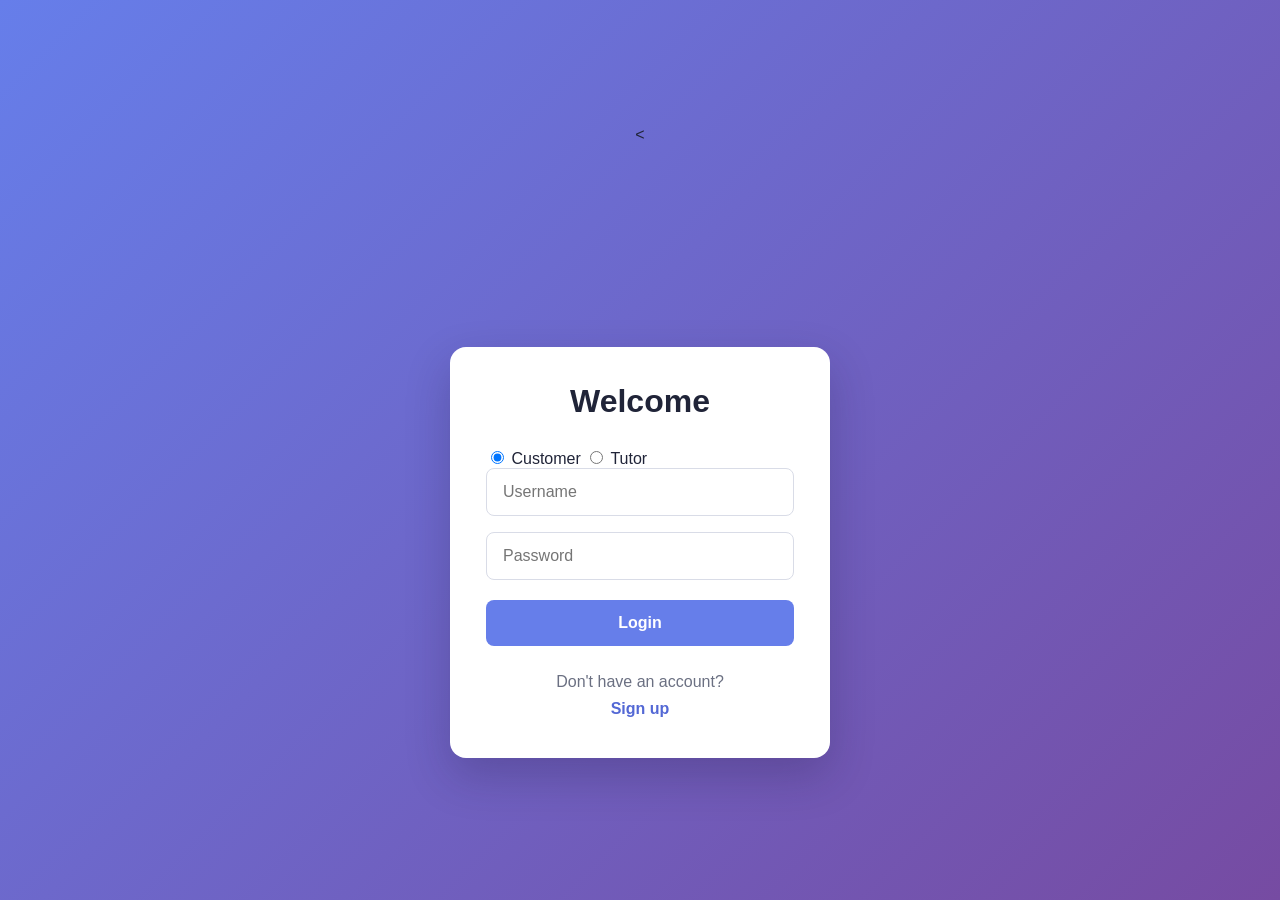
<file: index.html>
<<!DOCTYPE html>
<html>
<head>
    <title>Login - Tutor & Customer Portal</title>
    <link rel="stylesheet" href="main.css">
</head>
<body>
    <form id="loginForm">
        <h1>Welcome</h1>
        
        <!-- Role Selection -->
        <div class="role-selector">
            <label>
                <input type="radio" name="role" value="customer" checked>
                Customer
            </label>
            <label>
                <input type="radio" name="role" value="tutor">
                Tutor
            </label>
        </div>

        <div class="input-box">
            <input type="text" id="username" placeholder="Username" required>
        </div>
        
        <div class="input-box">
            <input type="password" id="password" placeholder="Password" required>
        </div>
        
        <input type="submit" value="Login">
        
        <div class="signup-text">
            Don't have an account? <br>
            <a href="#">Sign up</a>
        </div>
    </form>

    <!-- Simple script to handle the redirect -->
    <script>
        document.getElementById('loginForm').addEventListener('submit', function(event) {
            event.preventDefault(); // Prevents the page from refreshing
            let role = document.querySelector('input[name="role"]:checked').value;
            
            // Redirect based on role
            if (role === 'tutor') {
                window.location.href = 'tutor.html';
            } else {
                window.location.href = 'customer.html';
            }
        });
    </script>
</body>
</html>
</file>
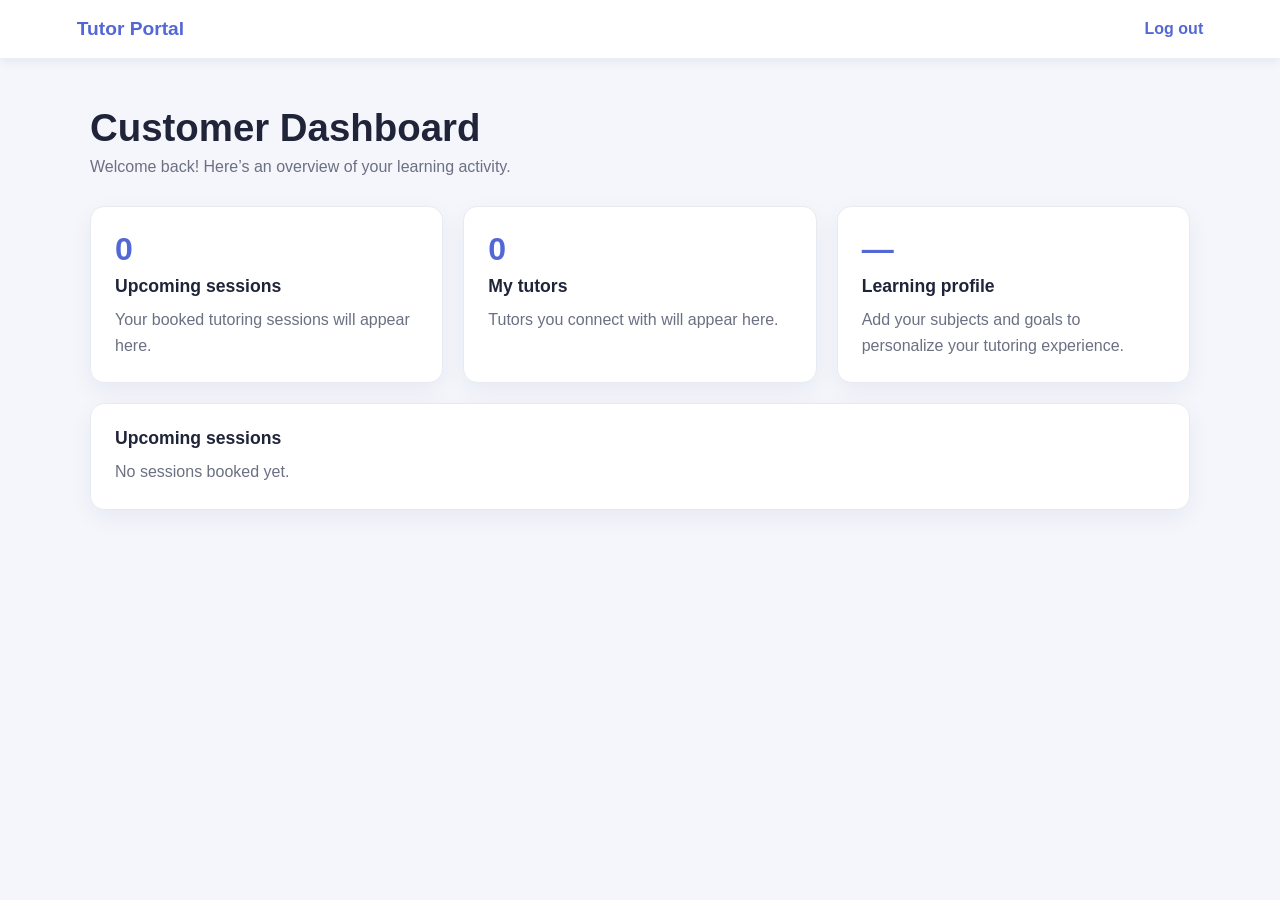
<file: customer.html>
<!DOCTYPE html>
<html lang="en">
<head>
    <meta charset="UTF-8">
    <meta name="viewport" content="width=device-width, initial-scale=1.0">
    <title>Customer Dashboard</title>
    <link rel="stylesheet" href="main.css">
    <style>
        body {
            display: block;
            min-height: 100vh;
            padding: 0;
            background: #f4f6fc;
        }

        .topbar {
            display: flex;
            align-items: center;
            justify-content: space-between;
            gap: 16px;
            padding: 18px clamp(20px, 6vw, 80px);
            background: #fff;
            box-shadow: 0 2px 12px rgb(28 20 58 / 8%);
        }

        .brand,
        .topbar a:last-child {
            color: #5368d5;
            font-weight: 700;
            text-decoration: none;
        }

        .brand {
            font-size: 1.2rem;
        }

        main {
            width: min(100% - 40px, 1100px);
            margin: 0 auto;
            padding: 48px 0;
        }

        .welcome {
            margin-bottom: 30px;
        }

        .welcome h1 {
            margin: 0 0 8px;
            text-align: left;
            font-size: clamp(1.8rem, 4vw, 2.4rem);
        }

        .welcome p,
        .card p {
            color: #6b7082;
        }

        .welcome p {
            margin: 0;
        }

        .dashboard-grid {
            display: grid;
            grid-template-columns: repeat(3, minmax(0, 1fr));
            gap: 20px;
        }

        .card {
            padding: 24px;
            border: 1px solid #e8eaf2;
            border-radius: 14px;
            background: #fff;
            box-shadow: 0 8px 24px rgb(28 20 58 / 5%);
        }

        .card h2 {
            margin: 0 0 10px;
            font-size: 1.1rem;
        }

        .card p {
            margin: 0;
            line-height: 1.6;
        }

        .stat {
            display: block;
            margin-bottom: 8px;
            color: #5368d5;
            font-size: 2rem;
            font-weight: 700;
        }

        .sessions {
            grid-column: 1 / -1;
        }

        @media (max-width: 700px) {
            .dashboard-grid {
                grid-template-columns: 1fr;
            }

            .sessions {
                grid-column: auto;
            }
        }
    </style>
</head>
<body>
    <header class="topbar">
        <a class="brand" href="index.html">Tutor Portal</a>
        <a href="index.html">Log out</a>
    </header>

    <main>
        <section class="welcome" aria-labelledby="welcome-title">
            <h1 id="welcome-title">Customer Dashboard</h1>
            <p>Welcome back! Here’s an overview of your learning activity.</p>
        </section>

        <section class="dashboard-grid" aria-label="Dashboard overview">
            <article class="card">
                <span class="stat">0</span>
                <h2>Upcoming sessions</h2>
                <p>Your booked tutoring sessions will appear here.</p>
            </article>
            <article class="card">
                <span class="stat">0</span>
                <h2>My tutors</h2>
                <p>Tutors you connect with will appear here.</p>
            </article>
            <article class="card">
                <span class="stat">—</span>
                <h2>Learning profile</h2>
                <p>Add your subjects and goals to personalize your tutoring experience.</p>
            </article>
            <article class="card sessions">
                <h2>Upcoming sessions</h2>
                <p>No sessions booked yet.</p>
            </article>
        </section>
    </main>
</body>
</html>
</file>
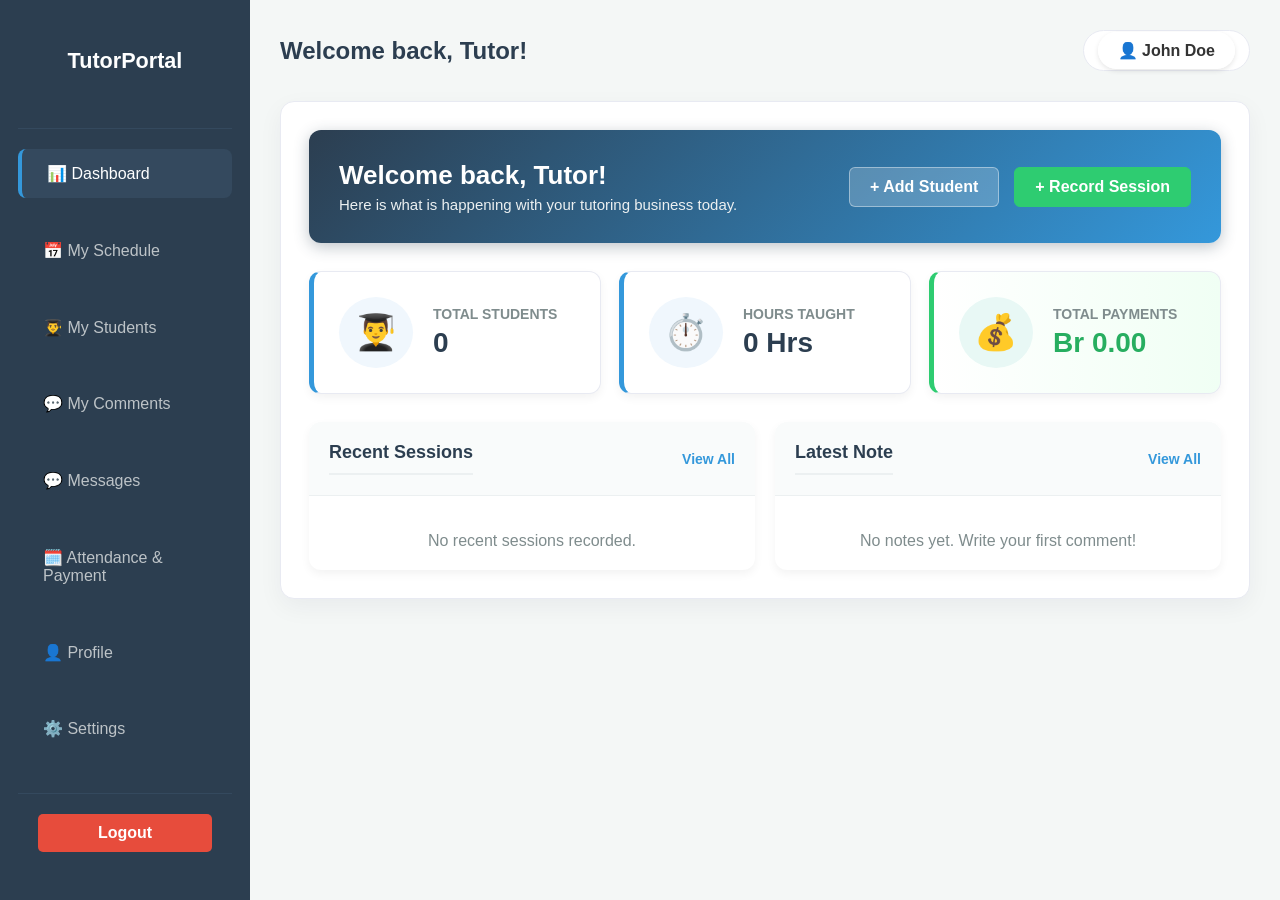
<file: tutor.html>
<!DOCTYPE html>
<html lang="en">
<head>
    <meta charset="UTF-8">
    <meta name="viewport" content="width=device-width, initial-scale=1.0">
    <title>Tutor Dashboard | Portal</title>
    <link rel="stylesheet" href="main.css">
</head>
<body class="dashboard-body">
    <aside class="sidebar">
        <div class="sidebar-header">
            <h2>TutorPortal</h2>
        </div>
        <ul class="nav-links">
            <li class="active"><a href="#dashboard">📊 Dashboard</a></li>
            <li><a href="#schedule">📅 My Schedule</a></li>
            <li><a href="#students">👨‍🎓 My Students</a></li>
            <li><a href="#comments">💬 My Comments</a></li>
            <li><a href="#messages">💬 Messages</a></li>
            <li><a href="#earnings">🗓️ Attendance &amp; Payment</a></li>
            <li><a href="#profile">👤 Profile</a></li>
            <li><a href="#settings">⚙️ Settings</a></li>
        </ul>
        <div class="sidebar-footer">
            <a href="index.html" class="logout-btn">Logout</a>
        </div>
    </aside>

    <main class="main-content">
        <header class="top-bar">
            <h1>Welcome back, Tutor!</h1>
            <div class="user-profile">
                <span>👤 John Doe</span>
            </div>
        </header>

        <section class="content-section tutor-dashboard" id="dashboard">
            <div class="welcome-banner">
                <div>
                    <h1 id="dashWelcomeName">Welcome back, Tutor!</h1>
                    <p>Here is what is happening with your tutoring business today.</p>
                </div>
                <div class="quick-actions">
                    <button class="action-btn" id="dashboardAddStudent" type="button">+ Add Student</button>
                    <button class="action-btn primary" id="dashboardRecordSession" type="button">+ Record Session</button>
                </div>
            </div>

            <div class="stats-grid dashboard-stats" aria-label="Tutor statistics">
                <div class="stat-card">
                    <div class="stat-icon" aria-hidden="true">👨‍🎓</div>
                    <div><h3>Total Students</h3><p class="stat-number" id="dashTotalStudents">0</p></div>
                </div>
                <div class="stat-card">
                    <div class="stat-icon" aria-hidden="true">⏱️</div>
                    <div><h3>Hours Taught</h3><p class="stat-number" id="dashTotalHours">0 Hrs</p></div>
                </div>
                <div class="stat-card highlight-card">
                    <div class="stat-icon" aria-hidden="true">💰</div>
                    <div><h3>Total Payments</h3><p class="stat-number" id="dashTotalEarnings">Br 0.00</p></div>
                </div>
            </div>

            <div class="dashboard-grid">
                <section class="dashboard-panel">
                    <div class="panel-header">
                        <h2>Recent Sessions</h2>
                        <a href="#earnings" data-dashboard-view="earnings">View All</a>
                    </div>
                    <div class="panel-content" id="dashRecentSessions" aria-live="polite">
                        <p class="dashboard-empty">No recent sessions recorded.</p>
                    </div>
                </section>
                <section class="dashboard-panel">
                    <div class="panel-header">
                        <h2>Latest Note</h2>
                        <a href="#comments" data-dashboard-view="comments">View All</a>
                    </div>
                    <div class="panel-content" id="dashLatestComment" aria-live="polite">
                        <p class="dashboard-empty">No notes yet. Write your first comment!</p>
                    </div>
                </section>
            </div>
        </section>

        <section class="content-section" id="schedule" hidden>
            <h2>Today's Schedule</h2>
            <form class="add-class-form" id="addClassForm">
                <input type="text" id="className" placeholder="Subject (e.g., Math)" aria-label="Subject" required>
                <input type="text" id="classStudentName" placeholder="Student Name" aria-label="Student name" required>
                <input type="time" id="classTime" aria-label="Class time" required>
                <input type="month" id="classMonth" aria-label="Class month" required>
                <button type="submit">Add Class</button>
            </form>
            <div class="schedule-list" id="scheduleList">
                <div class="schedule-item">
                    <div class="time">10:00 AM</div>
                    <div class="details">
                        <h4>Mathematics - Algebra</h4>
                        <p>Student: Alice Johnson</p>
                    </div>
                    <button class="join-btn" type="button">Added</button>
                </div>
                <div class="schedule-item">
                    <div class="time">02:00 PM</div>
                    <div class="details">
                        <h4>Physics - Mechanics</h4>
                        <p>Student: Bob Smith</p>
                    </div>
                    <button class="join-btn" type="button">Added</button>
                </div>
                <div class="schedule-item">
                    <div class="time">04:30 PM</div>
                    <div class="details">
                        <h4>Chemistry - Organic</h4>
                        <p>Student: Charlie Brown</p>
                    </div>
                    <button class="join-btn" type="button">Added</button>
                </div>
            </div>
        </section>

        <section class="content-section" id="students" hidden>
            <div class="section-header">
                <h2>My Students</h2>
                <button class="add-btn" id="openStudentForm" type="button">+ Add New Student</button>
            </div>

            <form id="studentForm" class="student-form" hidden>
                <input type="text" id="studentName" placeholder="Student Name" aria-label="Student name" required>
                <input type="text" id="studentSubject" placeholder="Subject (e.g., Math)" aria-label="Subject" required>
                <input type="text" id="studentGradeLevel" placeholder="Grade Level" aria-label="Grade level" required>
                <div class="student-form-actions">
                    <button type="submit" class="save-btn">Save</button>
                    <button type="button" class="cancel-btn" id="cancelStudentForm">Cancel</button>
                </div>
            </form>

            <div class="search-container">
                <input type="search" id="studentSearch" placeholder="🔍 Search students by name or subject..." aria-label="Search students by name or subject">
            </div>
            <div class="students-grid" id="studentsGrid" aria-live="polite"></div>
        </section>
        <section class="content-section" id="comments" hidden>
            <div class="section-header">
                <h2>Tutoring Feedback &amp; Notes</h2>
            </div>
            <form class="comment-form-container" id="commentForm">
                <label class="visually-hidden" for="commentText">Your feedback or notes</label>
                <textarea id="commentText" placeholder="Write feedback, notes, or reflections about your tutoring sessions..." rows="4" required></textarea>
                <button type="submit" class="post-btn">Post Comment</button>
            </form>
            <div class="comments-list" id="commentsList" aria-live="polite"></div>
        </section>
        <section class="content-section" id="messages" hidden>
            <h2>Messages</h2>
            <p>Your messages will appear here.</p>
        </section>
        <section class="content-section" id="earnings" hidden>
            <div class="section-header">
                <h2>Attendance &amp; Payment</h2>
            </div>

            <div class="stats-grid earnings-stats" aria-live="polite">
                <div class="stat-card earnings-total-card">
                    <h3>Total Payments</h3>
                    <p class="stat-number" id="totalEarningsDisplay">Br 0.00</p>
                </div>
                <div class="stat-card earnings-hours-card">
                    <h3>Total Working Hours</h3>
                    <p class="stat-number" id="totalHoursDisplay">0 Hrs</p>
                </div>
            </div>

            <form class="payment-form-container" id="completedSessionForm">
                <h3>Record Attendance &amp; Payment</h3>
                <div class="form-row session-form-row">
                    <input type="text" id="payCustomerName" placeholder="Customer Name" aria-label="Customer name" required>
                    <input type="tel" id="payCustomerPhone" placeholder="Customer Phone" aria-label="Customer phone">
                    <input type="text" id="payGrade" placeholder="Grade (e.g., Grade 10)" aria-label="Grade">
                    <input type="month" id="payMonth" aria-label="Session month" required>
                    <input type="number" id="payHours" placeholder="Hours (e.g., 2.5)" aria-label="Hours" min="0.01" step="0.5" required>
                    <input type="text" id="payLocation" placeholder="Tutoring Location" aria-label="Tutoring location">
                    <input type="number" id="payAmount" placeholder="Amount (in Birr)" aria-label="Amount in Birr" min="0.01" step="0.01" required>
                    <input type="tel" id="payTutorPhone" placeholder="Your Phone (Tutor)" aria-label="Tutor phone">
                    <input type="text" id="payTutorAccount" placeholder="Your CBE Account Number" aria-label="Tutor CBE account">
                    <button type="submit" class="save-btn">Add Record</button>
                </div>
            </form>

            <div class="payment-history">
                <h3>Attendance &amp; Payment History</h3>
                <div class="earnings-table-wrap">
                    <table class="earnings-table">
                        <thead>
                            <tr>
                                <th>Month</th>
                                <th>Customer Info</th>
                                <th>Grade</th>
                                <th>Location</th>
                                <th>Hours</th>
                                <th>Amount</th>
                                <th>Tutor Details (Paid To)</th>
                                <th>Action</th>
                            </tr>
                        </thead>
                        <tbody id="earningsList"></tbody>
                    </table>
                </div>
            </div>
        </section>
        <section class="content-section" id="profile" hidden>
            <div class="section-header">
                <h2>Tutor Profile &amp; Payment Details</h2>
            </div>
            <form class="profile-card" id="profileForm">
                <h3>Personal Information</h3>
                <div class="form-row profile-form-row">
                    <input type="text" id="profName" placeholder="Full Name" aria-label="Full name" required>
                    <input type="tel" id="profPhone" placeholder="Phone (e.g., 0911223344 or +251911223344)" aria-label="Phone number">
                </div>
                <h3>Payment Information</h3>
                <div class="form-row profile-form-row">
                    <input type="text" id="profCbeAccount" placeholder="CBE Account Number (1000...)" aria-label="CBE account number">
                    <input type="text" id="profCbeName" placeholder="Account Holder Name" aria-label="Account holder name">
                </div>
                <button type="submit" class="save-btn profile-save-btn">Save Profile Details</button>
                <p id="profileSaveMsg" role="status" hidden>✅ Profile saved successfully!</p>
            </form>
        </section>
        <section class="content-section" id="settings" hidden>
            <h2>Settings</h2>
            <p>Your account settings will appear here.</p>
        </section>
    </main>

    <script>
        const classesStorageKey = 'myClasses';
        const scheduleList = document.getElementById('scheduleList');

        function getSavedClasses() {
            try {
                const savedClasses = JSON.parse(localStorage.getItem(classesStorageKey) || '[]');
                return Array.isArray(savedClasses) ? savedClasses : [];
            } catch {
                return [];
            }
        }

        function formatClassTime(timeValue, monthValue) {
            const [hours, minutes] = timeValue.split(':').map(Number);
            if (!Number.isInteger(hours) || !Number.isInteger(minutes)) return '';

            const period = hours >= 12 ? 'PM' : 'AM';
            const displayHour = hours % 12 || 12;
            const monthMatch = typeof monthValue === 'string' && monthValue.match(/^(\d{4})-(0[1-9]|1[0-2])$/);
            const monthLabel = monthMatch
                ? new Date(Number(monthMatch[1]), Number(monthMatch[2]) - 1).toLocaleDateString(undefined, { month: 'long', year: 'numeric' })
                : '';

            return `${displayHour}:${String(minutes).padStart(2, '0')} ${period}${monthLabel ? ` · ${monthLabel}` : ''}`;
        }

        function displayClasses() {
            getSavedClasses().forEach((savedClass) => {
                if (!savedClass || typeof savedClass.subject !== 'string' ||
                    typeof savedClass.student !== 'string' || typeof savedClass.time !== 'string') return;

                const formattedTime = formatClassTime(savedClass.time, savedClass.month);
                if (!formattedTime) return;

                const item = document.createElement('div');
                item.className = 'schedule-item';

                const time = document.createElement('div');
                time.className = 'time';
                time.textContent = formattedTime;

                const details = document.createElement('div');
                details.className = 'details';
                const title = document.createElement('h4');
                title.textContent = savedClass.subject;
                const studentInfo = document.createElement('p');
                studentInfo.textContent = `Student: ${savedClass.student}`;
                details.append(title, studentInfo);

                const joinButton = document.createElement('button');
                joinButton.className = 'join-btn';
                joinButton.type = 'button';
                joinButton.textContent = 'Added';

                item.append(time, details, joinButton);
                scheduleList.append(item);
            });
        }

        displayClasses();

        document.getElementById('addClassForm').addEventListener('submit', (event) => {
            event.preventDefault();

            const subject = document.getElementById('className').value.trim();
            const student = document.getElementById('classStudentName').value.trim();
            const time = document.getElementById('classTime').value;
            const month = document.getElementById('classMonth').value;
            if (!subject || !student || !time || !month) return;

            const savedClasses = getSavedClasses();
            savedClasses.push({ subject, student, time, month });
            localStorage.setItem(classesStorageKey, JSON.stringify(savedClasses));
            const item = document.createElement('div');
            item.className = 'schedule-item';
            const timeElement = document.createElement('div');
            timeElement.className = 'time';
            timeElement.textContent = formatClassTime(time, month);
            const details = document.createElement('div');
            details.className = 'details';
            const title = document.createElement('h4');
            title.textContent = subject;
            const studentInfo = document.createElement('p');
            studentInfo.textContent = `Student: ${student}`;
            details.append(title, studentInfo);
            const joinButton = document.createElement('button');
            joinButton.className = 'join-btn';
            joinButton.type = 'button';
            joinButton.textContent = 'Added';
            item.append(timeElement, details, joinButton);
            scheduleList.append(item);
            event.currentTarget.reset();
        });

        const studentsStorageKey = 'myStudents';
        const studentForm = document.getElementById('studentForm');
        const studentsGrid = document.getElementById('studentsGrid');
        const studentSearch = document.getElementById('studentSearch');

        function getSavedStudents() {
            try {
                const students = JSON.parse(localStorage.getItem(studentsStorageKey) || '[]');
                return Array.isArray(students) ? students.filter((student) =>
                    student && typeof student.name === 'string' &&
                    typeof student.subject === 'string' &&
                    (typeof student.gradeLevel === 'string' || typeof student.email === 'string')
                ) : [];
            } catch {
                return [];
            }
        }

        function displayStudents() {
            const query = studentSearch.value.trim().toLowerCase();
            const students = getSavedStudents().filter((student) =>
                `${student.name} ${student.subject}`.toLowerCase().includes(query)
            );
            studentsGrid.replaceChildren();

            if (students.length === 0) {
                const message = document.createElement('p');
                message.className = 'students-empty';
                message.textContent = query ? 'No students match your search.' : 'No students added yet.';
                studentsGrid.append(message);
                return;
            }

            students.forEach((student) => {
                const card = document.createElement('article');
                card.className = 'student-card';
                const name = document.createElement('h3');
                name.textContent = student.name;
                const subject = document.createElement('p');
                subject.textContent = `Subject: ${student.subject}`;
                const gradeLevel = document.createElement('p');
                gradeLevel.textContent = `Grade level: ${student.gradeLevel || 'Not specified'}`;
                card.append(name, subject, gradeLevel);
                studentsGrid.append(card);
            });
        }

        document.getElementById('openStudentForm').addEventListener('click', () => {
            studentForm.hidden = false;
            document.getElementById('studentName').focus();
        });

        document.getElementById('cancelStudentForm').addEventListener('click', () => {
            studentForm.reset();
            studentForm.hidden = true;
        });

        studentForm.addEventListener('submit', (event) => {
            event.preventDefault();
            const student = {
                name: document.getElementById('studentName').value.trim(),
                subject: document.getElementById('studentSubject').value.trim(),
                gradeLevel: document.getElementById('studentGradeLevel').value.trim()
            };
            if (!student.name || !student.subject || !student.gradeLevel) return;

            const savedStudents = getSavedStudents();
            savedStudents.push(student);
            try {
                localStorage.setItem(studentsStorageKey, JSON.stringify(savedStudents));
            } catch {
                return;
            }
            studentForm.reset();
            studentForm.hidden = true;
            displayStudents();
            refreshDashboard();
        });

        studentSearch.addEventListener('input', displayStudents);
        displayStudents();

        const commentsStorageKey = 'tutorComments';
        const commentForm = document.getElementById('commentForm');
        const commentText = document.getElementById('commentText');
        const commentsList = document.getElementById('commentsList');

        function getSavedComments() {
            try {
                const savedComments = JSON.parse(localStorage.getItem(commentsStorageKey) || '[]');
                const comments = Array.isArray(savedComments) ? savedComments.filter((comment) =>
                    comment && typeof comment.text === 'string'
                ) : [];
                let assignedIds = false;
                comments.forEach((comment) => {
                    if (comment.id === undefined || comment.id === null) {
                        comment.id = `${Date.now()}-${Math.random().toString(36).slice(2)}`;
                        assignedIds = true;
                    }
                });
                if (assignedIds) localStorage.setItem(commentsStorageKey, JSON.stringify(comments));
                return comments;
            } catch {
                return [];
            }
        }

        function displayComments() {
            const comments = getSavedComments();
            commentsList.replaceChildren();

            if (comments.length === 0) {
                const emptyMessage = document.createElement('p');
                emptyMessage.className = 'comments-empty';
                emptyMessage.textContent = 'No comments posted yet.';
                commentsList.append(emptyMessage);
                return;
            }

            comments.slice().reverse().forEach((comment) => {
                const article = document.createElement('article');
                article.className = 'comment-card';

                const header = document.createElement('div');
                header.className = 'comment-header';
                const author = document.createElement('div');
                author.className = 'comment-author';
                author.textContent = `👤 ${typeof comment.author === 'string' ? comment.author : 'John Doe (Tutor)'}`;
                const date = document.createElement('time');
                date.className = 'comment-date';
                if (typeof comment.date === 'string' && !Number.isNaN(Date.parse(comment.date))) {
                    date.dateTime = comment.date;
                    date.textContent = new Date(comment.date).toLocaleString();
                } else {
                    date.textContent = 'Date unavailable';
                }
                header.append(author, date);

                const text = document.createElement('p');
                text.className = 'comment-text';
                text.textContent = comment.text;
                article.append(header, text);

                if (comment.id !== undefined) {
                    const deleteButton = document.createElement('button');
                    deleteButton.className = 'delete-comment';
                    deleteButton.type = 'button';
                    deleteButton.textContent = 'Delete';
                    deleteButton.addEventListener('click', () => deleteComment(comment.id));
                    article.append(deleteButton);
                }

                commentsList.append(article);
            });
        }

        function deleteComment(id) {
            if (!window.confirm('Delete this comment permanently?')) return;

            const comments = getSavedComments().filter((comment) => comment.id !== id);
            try {
                localStorage.setItem(commentsStorageKey, JSON.stringify(comments));
                displayComments();
            } catch {
                // Keep the current list if browser storage is unavailable.
            }
        }

        commentForm.addEventListener('submit', (event) => {
            event.preventDefault();
            const text = commentText.value.trim();
            if (!text) return;

            const comments = getSavedComments();
            comments.push({
                id: `${Date.now()}-${Math.random().toString(36).slice(2)}`,
                author: 'John Doe (Tutor)',
                date: new Date().toISOString(),
                text
            });
            try {
                localStorage.setItem(commentsStorageKey, JSON.stringify(comments));
            } catch {
                return;
            }

            commentForm.reset();
            displayComments();
            refreshDashboard();
        });

        displayComments();

        const paymentsStorageKey = 'tutorEarnings';
        const previousPaymentsStorageKey = 'tutorPayments';
        const completedSessionForm = document.getElementById('completedSessionForm');
        const earningsList = document.getElementById('earningsList');
        const totalEarningsDisplay = document.getElementById('totalEarningsDisplay');
        const totalHoursDisplay = document.getElementById('totalHoursDisplay');
        const payMonthInput = document.getElementById('payMonth');
        payMonthInput.value = new Date().toISOString().slice(0, 7);

        function autoFillTutorDetails() {
            try {
                const profile = JSON.parse(localStorage.getItem('tutorProfile') || '{}');
                document.getElementById('payTutorPhone').value = profile.profPhone || profile.phone || '';
                document.getElementById('payTutorAccount').value = profile.profCbeAccount || profile.cbeAccount || '';
            } catch {
                // Keep the existing form values if saved profile data is unavailable.
            }
        }

        function getSavedPayments() {
            try {
                const currentSaved = localStorage.getItem(paymentsStorageKey);
                const previousSaved = localStorage.getItem(previousPaymentsStorageKey);
                const usingPreviousStorage = currentSaved === null && previousSaved !== null;
                const saved = JSON.parse(currentSaved ?? previousSaved ?? '[]');
                if (!Array.isArray(saved)) return [];
                let needsSave = usingPreviousStorage;
                const payments = saved.filter((payment) => payment &&
                    typeof (payment.customer ?? payment.student) === 'string' &&
                    Number.isFinite(Number(payment.amount)) && Number(payment.amount) > 0
                ).map((payment) => {
                    const normalized = {
                        id: payment.id ?? `${Date.now()}-${Math.random().toString(36).slice(2)}`,
                        customer: payment.customer ?? payment.student,
                        customerPhone: typeof payment.customerPhone === 'string' ? payment.customerPhone : '',
                        grade: typeof payment.grade === 'string' ? payment.grade : '—',
                        month: typeof payment.month === 'string' ? payment.month :
                            (typeof payment.date === 'string' ? payment.date.slice(0, 7) : ''),
                        hours: Number.isFinite(Number(payment.hours)) && Number(payment.hours) > 0 ? Number(payment.hours) : 0,
                        location: typeof payment.location === 'string' ? payment.location : '',
                        amount: Number(payment.amount),
                        tutorPhone: typeof payment.tutorPhone === 'string' ? payment.tutorPhone : '',
                        tutorAccount: typeof payment.tutorAccount === 'string' ? payment.tutorAccount : ''
                    };
                    if (payment.id === undefined || payment.customer === undefined || payment.month === undefined || payment.hours === undefined ||
                        payment.customerPhone === undefined || payment.location === undefined || payment.tutorPhone === undefined || payment.tutorAccount === undefined) {
                        needsSave = true;
                    }
                    return normalized;
                });
                if (needsSave) localStorage.setItem(paymentsStorageKey, JSON.stringify(payments));
                return payments;
            } catch {
                return [];
            }
        }

        function formatBirr(amount) {
            return `Br ${Number(amount).toFixed(2)}`;
        }

        function formatPaymentMonth(month) {
            const match = typeof month === 'string' && month.match(/^([0-9]{4})-(0[1-9]|1[0-2])$/);
            return match ? new Date(Number(match[1]), Number(match[2]) - 1).toLocaleDateString(undefined, { month: 'long', year: 'numeric' }) : '—';
        }

        function displayPayments() {
            const payments = getSavedPayments();
            totalEarningsDisplay.textContent = formatBirr(payments.reduce((sum, payment) => sum + payment.amount, 0));
            totalHoursDisplay.textContent = `${payments.reduce((sum, payment) => sum + payment.hours, 0)} Hrs`;
            earningsList.replaceChildren();

            if (payments.length === 0) {
                const row = document.createElement('tr');
                const emptyCell = document.createElement('td');
                emptyCell.colSpan = 8;
                emptyCell.className = 'payments-empty';
                emptyCell.textContent = 'No sessions recorded yet.';
                row.append(emptyCell);
                earningsList.append(row);
                return;
            }

            payments.slice().reverse().forEach((payment) => {
                const row = document.createElement('tr');
                const customerInfo = payment.customerPhone
                    ? `${payment.customer} · ${payment.customerPhone}`
                    : payment.customer;
                const tutorInfo = [payment.tutorPhone, payment.tutorAccount].filter(Boolean).join(' · ') || '—';
                [formatPaymentMonth(payment.month), customerInfo, payment.grade, payment.location || '—',
                    `${payment.hours} Hrs`, formatBirr(payment.amount), tutorInfo].forEach((value) => {
                    const cell = document.createElement('td');
                    cell.textContent = value;
                    row.append(cell);
                });
                const actionCell = document.createElement('td');
                const deleteButton = document.createElement('button');
                deleteButton.type = 'button';
                deleteButton.className = 'delete-payment';
                deleteButton.textContent = 'Delete';
                deleteButton.addEventListener('click', () => {
                    try {
                        const updatedPayments = getSavedPayments().filter((savedPayment) => savedPayment.id !== payment.id);
                        localStorage.setItem(paymentsStorageKey, JSON.stringify(updatedPayments));
                        displayPayments();
                        refreshDashboard();
                    } catch {
                        // Keep the current list if browser storage is unavailable.
                    }
                });
                actionCell.append(deleteButton);
                row.append(actionCell);
                earningsList.append(row);
            });
        }

        completedSessionForm.addEventListener('submit', (event) => {
            event.preventDefault();
            const customer = document.getElementById('payCustomerName').value.trim();
            const customerPhone = document.getElementById('payCustomerPhone').value.trim();
            const grade = document.getElementById('payGrade').value.trim();
            const month = payMonthInput.value;
            const hours = Number(document.getElementById('payHours').value);
            const location = document.getElementById('payLocation').value.trim();
            const amount = Number(document.getElementById('payAmount').value);
            const tutorPhone = document.getElementById('payTutorPhone').value.trim();
            const tutorAccount = document.getElementById('payTutorAccount').value.trim();
            if (!customer || !month || !Number.isFinite(hours) || hours <= 0 || !Number.isFinite(amount) || amount <= 0) return;

            const payments = getSavedPayments();
            payments.push({
                id: `${Date.now()}-${Math.random().toString(36).slice(2)}`,
                customer, customerPhone, grade, month, hours, location, amount, tutorPhone, tutorAccount
            });
            try {
                localStorage.setItem(paymentsStorageKey, JSON.stringify(payments));
            } catch {
                return;
            }
            completedSessionForm.reset();
            payMonthInput.value = new Date().toISOString().slice(0, 7);
            autoFillTutorDetails();
            displayPayments();
            refreshDashboard();
        });

        displayPayments();

        const profileStorageKey = 'tutorProfile';
        const profileForm = document.getElementById('profileForm');
        const profileSaveMsg = document.getElementById('profileSaveMsg');
        const profileFields = ['profName', 'profPhone', 'profCbeAccount', 'profCbeName'];

        try {
            const savedProfile = JSON.parse(localStorage.getItem(profileStorageKey) || '{}');
            profileFields.forEach((id) => {
                if (typeof savedProfile[id] === 'string') document.getElementById(id).value = savedProfile[id];
            });
        } catch {
            // Start with an empty profile if saved data is unavailable.
        }

        profileForm.addEventListener('input', () => {
            profileSaveMsg.hidden = true;
        });

        profileForm.addEventListener('submit', (event) => {
            event.preventDefault();
            const profile = {};
            profileFields.forEach((id) => {
                profile[id] = document.getElementById(id).value.trim();
            });
            try {
                localStorage.setItem(profileStorageKey, JSON.stringify(profile));
                autoFillTutorDetails();
                profileSaveMsg.hidden = false;
                refreshDashboard();
            } catch {
                profileSaveMsg.hidden = true;
            }
        });

        const navItems = document.querySelectorAll('.nav-links li');
        const views = document.querySelectorAll('.main-content > section[id]');

        function showSection(targetId) {
            const targetView = document.getElementById(targetId);
            if (!targetView || !targetView.matches('.main-content > section[id]')) return;

            views.forEach((view) => {
                view.hidden = view !== targetView;
            });
            navItems.forEach((item) => {
                item.classList.toggle('active', item.querySelector('a').getAttribute('href') === `#${targetId}`);
            });
            if (targetId === 'earnings') autoFillTutorDetails();
        }

        function refreshDashboard() {
            const savedStudents = getSavedStudents();
            const payments = getSavedPayments();
            const comments = getSavedComments();
            const profile = (() => {
                try {
                    return JSON.parse(localStorage.getItem(profileStorageKey) || '{}');
                } catch {
                    return {};
                }
            })();

            document.getElementById('dashWelcomeName').textContent = profile.profName
                ? `Welcome back, ${profile.profName}!`
                : 'Welcome back, Tutor!';
            document.getElementById('dashTotalStudents').textContent = savedStudents.length;
            document.getElementById('dashTotalHours').textContent = `${payments.reduce((sum, payment) => sum + payment.hours, 0)} Hrs`;
            document.getElementById('dashTotalEarnings').textContent = formatBirr(
                payments.reduce((sum, payment) => sum + payment.amount, 0)
            );

            const recentSessions = document.getElementById('dashRecentSessions');
            recentSessions.replaceChildren();
            const latestPayments = payments.slice().reverse().slice(0, 3);
            if (latestPayments.length === 0) {
                const empty = document.createElement('p');
                empty.className = 'dashboard-empty';
                empty.textContent = 'No recent sessions recorded.';
                recentSessions.append(empty);
            } else {
                latestPayments.forEach((payment) => {
                    const item = document.createElement('div');
                    item.className = 'dashboard-session';
                    const details = document.createElement('div');
                    const customer = document.createElement('strong');
                    customer.textContent = payment.customer;
                    const summary = document.createElement('span');
                    summary.textContent = `${formatPaymentMonth(payment.month)} · ${payment.hours} Hrs`;
                    details.append(customer, summary);
                    const amount = document.createElement('span');
                    amount.className = 'session-amount';
                    amount.textContent = formatBirr(payment.amount);
                    item.append(details, amount);
                    recentSessions.append(item);
                });
            }

            const latestComment = document.getElementById('dashLatestComment');
            latestComment.replaceChildren();
            const comment = comments[comments.length - 1];
            if (!comment) {
                const empty = document.createElement('p');
                empty.className = 'dashboard-empty';
                empty.textContent = 'No notes yet. Write your first comment!';
                latestComment.append(empty);
            } else {
                const note = document.createElement('p');
                note.className = 'dashboard-note';
                note.append(document.createTextNode(comment.text));
                if (typeof comment.date === 'string' && !Number.isNaN(Date.parse(comment.date))) {
                    const date = document.createElement('time');
                    date.dateTime = comment.date;
                    date.textContent = new Date(comment.date).toLocaleString();
                    note.append(date);
                }
                latestComment.append(note);
            }
        }

        navItems.forEach((item) => {
            const link = item.querySelector('a');
            link.addEventListener('click', (event) => {
                const targetId = link.getAttribute('href').slice(1);
                if (!document.getElementById(targetId)?.matches('.main-content > section[id]')) return;
                event.preventDefault();
                showSection(targetId);
            });
        });

        document.getElementById('dashboardAddStudent').addEventListener('click', () => {
            showSection('students');
            studentForm.hidden = false;
            document.getElementById('studentName').focus();
        });

        document.getElementById('dashboardRecordSession').addEventListener('click', () => {
            showSection('earnings');
            document.getElementById('payCustomerName').focus();
        });

        document.querySelectorAll('[data-dashboard-view]').forEach((link) => {
            link.addEventListener('click', (event) => {
                event.preventDefault();
                showSection(link.dataset.dashboardView);
            });
        });

        refreshDashboard();
    </script>
</body>
</html>
</file>
<file: main.css>
* {
    box-sizing: border-box;
}

body {
    min-height: 100vh;
    margin: 0;
    padding: 24px;
    display: grid;
    place-items: center;
    background: linear-gradient(135deg, #667eea, #764ba2);
    color: #202438;
    font-family: Arial, Helvetica, sans-serif;
}

form {
    width: min(100%, 380px);
    padding: 36px;
    border-radius: 16px;
    background: #fff;
    box-shadow: 0 18px 45px rgb(28 20 58 / 24%);
}

h1 {
    margin: 0 0 28px;
    text-align: center;
    font-size: 2rem;
}

.input-box {
    margin-bottom: 16px;
}

.input-box input {
    width: 100%;
    padding: 14px 16px;
    border: 1px solid #d9dce7;
    border-radius: 8px;
    outline: none;
    font: inherit;
    transition: border-color 160ms ease, box-shadow 160ms ease;
}

.input-box input:focus {
    border-color: #667eea;
    box-shadow: 0 0 0 3px rgb(102 126 234 / 18%);
}

input[type="submit"] {
    width: 100%;
    margin-top: 4px;
    padding: 14px;
    border: 0;
    border-radius: 8px;
    background: #667eea;
    color: #fff;
    font: inherit;
    font-weight: 700;
    cursor: pointer;
    transition: background-color 160ms ease, transform 160ms ease;
}

input[type="submit"]:hover {
    background: #5368d5;
    transform: translateY(-1px);
}

.signup-text {
    margin-top: 22px;
    color: #6b7082;
    text-align: center;
    line-height: 1.7;
}

.signup-text a {
    color: #5368d5;
    font-weight: 700;
    text-decoration: none;
}

.signup-text a:hover {
    text-decoration: underline;
}

.dashboard-body {
    display: flex;
    min-height: 100vh;
    padding: 0;
    place-items: unset;
    background: #f4f6fc;
}

.sidebar {
    display: flex;
    flex: 0 0 250px;
    flex-direction: column;
    min-height: 100vh;
    padding: 28px 18px;
    background: #252b48;
    color: #fff;
}

.sidebar-header h2 {
    margin: 0 0 34px;
    color: #fff;
    font-size: 1.35rem;
}

.nav-links {
    display: grid;
    gap: 8px;
    margin: 0;
    padding: 0;
    list-style: none;
}

.nav-links a {
    display: block;
    padding: 12px 14px;
    border-radius: 8px;
    color: #d9dced;
    text-decoration: none;
}

.nav-links li.active a,
.nav-links a:hover {
    background: #3a4166;
    color: #fff;
}

.sidebar-footer {
    margin-top: auto;
    padding-top: 24px;
}

.logout-btn {
    display: block;
    padding: 12px 14px;
    border-radius: 8px;
    background: #3a4166;
    color: #fff;
    font-weight: 700;
    text-align: center;
    text-decoration: none;
}

.main-content {
    flex: 1;
    min-width: 0;
    padding: 40px clamp(20px, 5vw, 64px);
}

.top-bar {
    display: flex;
    align-items: center;
    justify-content: space-between;
    gap: 16px;
    margin-bottom: 30px;
}

.top-bar h1 {
    margin: 0;
    text-align: left;
    font-size: clamp(1.6rem, 3vw, 2rem);
}

.user-profile {
    padding: 10px 14px;
    border: 1px solid #e8eaf2;
    border-radius: 999px;
    background: #fff;
    white-space: nowrap;
}

.stats-grid {
    display: grid;
    grid-template-columns: repeat(3, minmax(0, 1fr));
    gap: 18px;
    margin-bottom: 28px;
}

.stat-card,
.content-section {
    padding: 24px;
    border: 1px solid #e8eaf2;
    border-radius: 14px;
    background: #fff;
    box-shadow: 0 8px 24px rgb(28 20 58 / 5%);
}

.stat-card h3 {
    margin: 0 0 12px;
    color: #6b7082;
    font-size: 0.95rem;
}

.stat-number {
    margin: 0;
    color: #5368d5;
    font-size: 2rem;
    font-weight: 700;
}

.content-section h2 {
    margin: 0 0 16px;
}

.schedule-item {
    display: flex;
    align-items: center;
    gap: 20px;
    padding: 18px 0;
    border-top: 1px solid #eceef5;
}

.time {
    flex: 0 0 90px;
    color: #5368d5;
    font-weight: 700;
}

.details {
    flex: 1;
}

.details h4,
.details p {
    margin: 0;
}

.details p {
    margin-top: 5px;
    color: #6b7082;
}

.join-btn {
    padding: 10px 14px;
    border: 0;
    border-radius: 8px;
    background: #667eea;
    color: #fff;
    font: inherit;
    font-weight: 700;
    cursor: pointer;
}

.join-btn:hover {
    background: #5368d5;
}

/* Tutor dashboard visual overrides */
body.dashboard-body {
    display: flex;
    flex-direction: row;
    align-items: flex-start;
    justify-content: flex-start;
    background: #f4f7f6;
    color: #333;
}

.sidebar {
    width: 250px;
    height: 100vh;
    background: #2c3e50;
    color: #fff;
    position: sticky;
    top: 0;
}

.sidebar-header {
    padding: 20px;
    text-align: center;
    border-bottom: 1px solid #34495e;
}

.nav-links {
    flex-grow: 1;
    padding: 20px 0;
}

.nav-links li a {
    padding: 15px 25px;
    color: #bdc3c7;
    font-size: 16px;
    transition: 0.3s;
}

.nav-links li a:hover,
.nav-links li.active a {
    border-left: 4px solid #3498db;
    background: #34495e;
    color: #fff;
}

.sidebar-footer {
    padding: 20px;
    border-top: 1px solid #34495e;
    text-align: center;
}

.sidebar-footer .logout-btn {
    padding: 10px;
    border-radius: 5px;
    background: #e74c3c;
    transition: 0.3s;
}

.sidebar-footer .logout-btn:hover {
    background: #c0392b;
}

.main-content {
    flex-grow: 1;
    max-width: 1200px;
    padding: 30px;
}

.top-bar h1 {
    color: #2c3e50;
    font-size: 24px;
}

.user-profile span {
    padding: 10px 20px;
    border-radius: 20px;
    background: #fff;
    box-shadow: 0 2px 5px rgb(0 0 0 / 10%);
    font-weight: 700;
}

.stats-grid {
    grid-template-columns: repeat(auto-fit, minmax(200px, 1fr));
    margin-bottom: 40px;
}

.stat-card {
    text-align: center;
}

.stat-card h3 {
    color: #7f8c8d;
    font-size: 14px;
    text-transform: uppercase;
}

.stat-number {
    color: #3498db;
    font-size: 32px;
}

.content-section h2 {
    border-bottom: 2px solid #ecf0f1;
    padding-bottom: 10px;
    color: #2c3e50;
}

.schedule-list {
    display: flex;
    flex-direction: column;
    gap: 15px;
}

.schedule-item {
    justify-content: space-between;
    padding: 15px;
    border: 1px solid #ecf0f1;
    border-radius: 8px;
    background: #f9fbfb;
    transition: 0.2s;
}

.schedule-item:hover {
    box-shadow: 0 2px 8px rgb(0 0 0 / 10%);
}

.time {
    width: 100px;
    color: #e67e22;
}

.details h4 {
    color: #2c3e50;
}

.details p {
    color: #7f8c8d;
}

.join-btn {
    padding: 10px 20px;
    border-radius: 5px;
    background: #3498db;
    transition: 0.3s;
}

.join-btn:hover {
    background: #2980b9;
}

/* Add-a-class form */
.add-class-form {
    display: grid;
    grid-template-columns: repeat(4, minmax(0, 1fr)) auto;
    gap: 10px;
    width: 100%;
    margin: 0 0 20px;
    padding: 0;
    border-radius: 0;
    background: transparent;
    box-shadow: none;
}

.add-class-form input,
.add-class-form button {
    min-width: 0;
    padding: 11px 12px;
    border: 1px solid #d9dce7;
    border-radius: 6px;
    font: inherit;
}

.add-class-form button {
    border: 0;
    background: #3498db;
    color: #fff;
    font-weight: 700;
    cursor: pointer;
}

.add-class-form button:hover {
    background: #2980b9;
}

@media (max-width: 800px) {
    .add-class-form {
        grid-template-columns: 1fr 1fr;
    }
}

@media (max-width: 800px) {
    .sidebar {
        flex-basis: 210px;
    }

    .stats-grid {
        grid-template-columns: 1fr;
    }
}

.section-header {
    display: flex;
    align-items: center;
    justify-content: space-between;
    gap: 16px;
    margin-bottom: 20px;
}

.section-header h2 {
    margin: 0;
    border: 0;
    padding: 0;
}

.add-btn,
.save-btn,
.cancel-btn {
    padding: 10px 14px;
    border: 0;
    border-radius: 6px;
    color: #fff;
    font: inherit;
    font-weight: 700;
    cursor: pointer;
}

.add-btn,
.save-btn {
    background: #3498db;
}

.add-btn:hover,
.save-btn:hover {
    background: #2980b9;
}

.cancel-btn {
    background: #7f8c8d;
}

.cancel-btn:hover {
    background: #687576;
}

.student-form {
    display: grid;
    grid-template-columns: repeat(3, minmax(0, 1fr));
    gap: 10px;
    width: 100%;
    margin: 0 0 20px;
    padding: 16px;
    border: 1px solid #e8eaf2;
    border-radius: 8px;
    background: #f9fbfb;
    box-shadow: none;
}

.student-form[hidden] {
    display: none;
}

.student-form input,
.search-container input {
    min-width: 0;
    width: 100%;
    padding: 11px 12px;
    border: 1px solid #d9dce7;
    border-radius: 6px;
    font: inherit;
}

.student-form-actions {
    display: flex;
    gap: 8px;
}

.search-container {
    margin-bottom: 18px;
}

.students-grid {
    display: grid;
    grid-template-columns: repeat(auto-fit, minmax(220px, 1fr));
    gap: 14px;
}

.student-card {
    padding: 18px;
    border: 1px solid #ecf0f1;
    border-radius: 8px;
    background: #f9fbfb;
}

.student-card h3 {
    margin: 0 0 10px;
    color: #2c3e50;
}

.student-card p {
    margin: 6px 0 0;
    color: #7f8c8d;
    overflow-wrap: anywhere;
}

.students-empty {
    margin: 0;
    color: #7f8c8d;
}

.comment-form-container {
    display: grid;
    gap: 12px;
    margin-bottom: 30px;
    padding: 20px;
    border: 1px solid #ecf0f1;
    border-radius: 8px;
    background: #f9fbfb;
}

.comment-form-container textarea {
    width: 100%;
    min-height: 110px;
    margin-bottom: 3px;
    padding: 15px;
    border: 1px solid #ccc;
    border-radius: 8px;
    outline: none;
    font: inherit;
    font-size: 15px;
    resize: vertical;
    transition: border-color 160ms ease, box-shadow 160ms ease;
}

.comment-form-container textarea:focus {
    border-color: #3498db;
    box-shadow: 0 0 8px rgb(52 152 219 / 20%);
}

.post-btn {
    justify-self: start;
    padding: 10px 25px;
    border: 0;
    border-radius: 5px;
    background: #3498db;
    color: #fff;
    font: inherit;
    font-weight: 700;
    cursor: pointer;
    transition: background-color 160ms ease;
}

.post-btn:hover {
    background: #2980b9;
}

.comments-list {
    display: flex;
    flex-direction: column;
    gap: 15px;
}

.comment-card {
    position: relative;
    padding: 20px;
    border: 0;
    border-left: 5px solid #3498db;
    border-radius: 10px;
    background: #fff;
    box-shadow: 0 4px 6px rgb(0 0 0 / 5%);
}

.comment-card p {
    margin: 0;
    color: #34495e;
    font-size: 15px;
    line-height: 1.6;
    white-space: pre-wrap;
    overflow-wrap: anywhere;
}

.comment-card time,
.comments-empty {
    display: block;
    margin-top: 8px;
    color: #7f8c8d;
    font-size: 0.9rem;
}

.comments-empty {
    margin: 0;
}

.comment-header {
    display: flex;
    align-items: center;
    justify-content: space-between;
    gap: 12px;
    margin-bottom: 10px;
    padding-bottom: 10px;
    border-bottom: 1px solid #f1f1f1;
}

.comment-author {
    display: flex;
    align-items: center;
    gap: 10px;
    color: #2c3e50;
    font-weight: 700;
}

.comment-author span,
.comment-date {
    color: #7f8c8d;
    font-size: 12px;
    font-weight: 400;
}

.comment-date {
    color: #95a5a6;
}

.delete-comment {
    position: absolute;
    right: 15px;
    bottom: 15px;
    border: 0;
    background: none;
    color: #e74c3c;
    font-size: 12px;
    font-weight: 700;
    cursor: pointer;
    opacity: 0.5;
    transition: opacity 160ms ease;
}

.delete-comment:hover {
    opacity: 1;
    text-decoration: underline;
}

.visually-hidden {
    position: absolute;
    width: 1px;
    height: 1px;
    padding: 0;
    margin: -1px;
    overflow: hidden;
    clip: rect(0, 0, 0, 0);
    white-space: nowrap;
    border: 0;
}

@media (max-width: 800px) {
    .student-form {
        grid-template-columns: 1fr 1fr;
    }
}

/* Earnings and payment history */
.earnings-summary {
    margin-bottom: 24px;
    padding: 24px;
    border-radius: 10px;
    background: #f1f7fb;
}

.earnings-summary h3,
.payment-form-container h3,
.payment-history h3 {
    margin: 0 0 12px;
    color: #2c3e50;
}

.earnings-summary p {
    margin: 0;
    color: #3498db;
    font-size: 2rem;
    font-weight: 700;
}

.payment-form-container {
    width: 100%;
    margin: 0 0 28px;
    padding: 20px;
    border: 1px solid #ecf0f1;
    border-radius: 8px;
    background: #f9fbfb;
    box-shadow: none;
}

.form-row {
    display: grid;
    grid-template-columns: repeat(3, minmax(0, 1fr)) auto;
    gap: 10px;
}

.form-row input {
    min-width: 0;
    width: 100%;
    padding: 12px;
    border: 1px solid #ccc;
    border-radius: 5px;
    font: inherit;
    font-size: 14px;
}

.form-row .save-btn {
    white-space: nowrap;
}

.earnings-table-wrap {
    overflow-x: auto;
}

.earnings-table {
    width: 100%;
    border-collapse: collapse;
    text-align: left;
}

.earnings-table th,
.earnings-table td {
    padding: 12px;
    border-bottom: 1px solid #ecf0f1;
}

.earnings-table th {
    color: #2c3e50;
    background: #f9fbfb;
    white-space: nowrap;
}

.payments-empty {
    color: #7f8c8d;
    text-align: center;
}

.earnings-stats {
    grid-template-columns: repeat(2, minmax(0, 1fr));
    margin-bottom: 20px;
}

.earnings-total-card {
    background: linear-gradient(135deg, #2ecc71, #27ae60);
    color: #fff;
}

.earnings-hours-card {
    background: linear-gradient(135deg, #3498db, #2980b9);
    color: #fff;
}

.earnings-total-card h3,
.earnings-hours-card h3,
.earnings-total-card .stat-number,
.earnings-hours-card .stat-number {
    color: #fff;
}

.session-form-row {
    grid-template-columns: repeat(3, minmax(0, 1fr));
}

.profile-card {
    width: 100%;
    max-width: none;
    padding: 30px;
    border: 1px solid #e8eaf2;
    border-top: 5px solid #3498db;
    border-radius: 10px;
    background: #fff;
    box-shadow: 0 4px 6px rgb(0 0 0 / 5%);
}

.profile-card h3 {
    margin: 0 0 15px;
    padding-bottom: 10px;
    border-bottom: 1px solid #ecf0f1;
    color: #2c3e50;
    font-size: 18px;
}

.profile-form-row {
    grid-template-columns: repeat(2, minmax(0, 1fr));
    margin-bottom: 20px;
}

.profile-save-btn {
    width: 100%;
}

#profileSaveMsg {
    margin-bottom: 0;
}

.delete-payment {
    padding: 6px 10px;
    border: 0;
    border-radius: 5px;
    background: #e74c3c;
    color: #fff;
    font: inherit;
    cursor: pointer;
}

.delete-payment:hover {
    background: #c0392b;
}

@media (max-width: 800px) {
    .form-row {
        grid-template-columns: 1fr 1fr;
    }
}

@media (max-width: 600px) {
    .dashboard-body {
        display: block;
    }

    .sidebar {
        min-height: auto;
        padding: 18px;
    }

    .sidebar-header h2 {
        margin-bottom: 16px;
    }

    .nav-links {
        grid-template-columns: repeat(2, minmax(0, 1fr));
    }

    .sidebar-footer {
        margin-top: 12px;
        padding-top: 0;
    }

    .main-content {
        padding: 28px 20px;
    }

    .top-bar {
        align-items: flex-start;
        flex-direction: column;
    }

    .schedule-item {
        align-items: flex-start;
        flex-wrap: wrap;
        gap: 10px 14px;
    }

    .details {
        flex-basis: calc(100% - 110px);
    }

    .join-btn {
        margin-left: 104px;
    }

    body.dashboard-body {
        display: block;
    }

    .sidebar {
        width: 100%;
        height: auto;
        position: static;
    }

    .main-content {
        max-width: none;
    }
}

/* Make attendance and payment records easier to read. */
.earnings-table td {
    vertical-align: top;
    font-size: 14px;
    line-height: 1.5;
}

.small-text {
    display: block;
    color: #7f8c8d;
    font-size: 12px;
}

/* Allow form fields to wrap on narrow screens. */
.form-row {
    display: flex;
    flex-wrap: wrap;
    gap: 10px;
}

.form-row input {
    flex: 1;
    min-width: 200px;
}

/* Tutor dashboard overview */
.tutor-dashboard {
    padding: 28px;
}

.welcome-banner {
    display: flex;
    align-items: center;
    justify-content: space-between;
    gap: 24px;
    margin-bottom: 28px;
    padding: 28px;
    border-radius: 14px;
    background: linear-gradient(135deg, #eef3ff, #f4efff);
}

.welcome-banner h1 {
    margin: 0 0 8px;
    color: #2c3e50;
    text-align: left;
    font-size: clamp(1.5rem, 3vw, 2rem);
}

.welcome-banner p {
    margin: 0;
    color: #6b7082;
}

.quick-actions {
    display: flex;
    flex-wrap: wrap;
    gap: 10px;
}

.action-btn {
    padding: 11px 15px;
    border: 1px solid #d9dff5;
    border-radius: 8px;
    background: #fff;
    color: #5368d5;
    font: inherit;
    font-weight: 700;
    cursor: pointer;
}

.action-btn.primary {
    border-color: #5368d5;
    background: #5368d5;
    color: #fff;
}

.action-btn:hover {
    filter: brightness(0.96);
}

.dashboard-stats {
    grid-template-columns: repeat(3, minmax(0, 1fr));
    margin-bottom: 28px;
}

.dashboard-stats .stat-card {
    display: flex;
    align-items: center;
    gap: 16px;
}

.stat-icon {
    font-size: 1.8rem;
}

.dashboard-stats .stat-card h3 {
    margin-bottom: 6px;
}

.dashboard-stats .stat-number {
    font-size: 1.7rem;
}

.highlight-card {
    background: linear-gradient(135deg, #2ecc71, #27ae60);
    color: #fff;
}

.highlight-card h3,
.highlight-card .stat-number {
    color: #fff;
}

.dashboard-grid {
    display: grid;
    grid-template-columns: repeat(2, minmax(0, 1fr));
    gap: 18px;
}

.dashboard-panel {
    min-width: 0;
    padding: 22px;
    border: 1px solid #e8eaf2;
    border-radius: 12px;
    background: #fff;
}

.panel-header {
    display: flex;
    align-items: center;
    justify-content: space-between;
    gap: 12px;
    margin-bottom: 16px;
}

.panel-header h2 {
    margin: 0;
    color: #2c3e50;
    font-size: 1.1rem;
}

.panel-header a {
    color: #5368d5;
    font-size: 0.9rem;
    font-weight: 700;
    text-decoration: none;
}

.panel-header a:hover {
    text-decoration: underline;
}

.panel-content {
    display: grid;
    gap: 12px;
}

.dashboard-empty {
    margin: 0;
    color: #7f8c8d;
    text-align: center;
}

.dashboard-session {
    display: flex;
    justify-content: space-between;
    gap: 12px;
    padding: 12px;
    border-radius: 8px;
    background: #f7f9fc;
}

.dashboard-session strong,
.dashboard-session span {
    display: block;
}

.dashboard-session span,
.dashboard-note time {
    margin-top: 4px;
    color: #7f8c8d;
    font-size: 0.85rem;
}

.dashboard-session .session-amount {
    color: #27ae60;
    font-weight: 700;
    white-space: nowrap;
}

.dashboard-note {
    margin: 0;
    padding: 14px;
    border-left: 4px solid #3498db;
    border-radius: 6px;
    background: #f7f9fc;
    line-height: 1.6;
    overflow-wrap: anywhere;
}

.dashboard-note time {
    display: block;
}

@media (max-width: 800px) {
    .welcome-banner {
        align-items: flex-start;
        flex-direction: column;
    }

    .dashboard-stats,
    .dashboard-grid {
        grid-template-columns: 1fr;
    }
}

@media (max-width: 600px) {
    .tutor-dashboard {
        padding: 18px;
    }

    .welcome-banner {
        padding: 20px;
    }
}

/* Upgraded tutor dashboard styling */
.tutor-dashboard .welcome-banner {
    padding: 30px;
    border-radius: 12px;
    background: linear-gradient(135deg, #2c3e50, #3498db);
    color: #fff;
    box-shadow: 0 4px 15px rgb(44 62 80 / 30%);
}

.tutor-dashboard .welcome-banner h1 {
    margin-bottom: 5px;
    color: #fff;
    font-size: 26px;
}

.tutor-dashboard .welcome-banner p {
    color: #ecf0f1;
    font-size: 15px;
}

.tutor-dashboard .quick-actions {
    gap: 15px;
}

.tutor-dashboard .action-btn {
    padding: 10px 20px;
    border: 1px solid rgb(255 255 255 / 40%);
    border-radius: 6px;
    background: rgb(255 255 255 / 20%);
    color: #fff;
    transition: background-color 160ms ease;
}

.tutor-dashboard .action-btn:hover {
    background: rgb(255 255 255 / 30%);
}

.tutor-dashboard .action-btn.primary {
    border-color: #2ecc71;
    background: #2ecc71;
    color: #fff;
}

.tutor-dashboard .action-btn.primary:hover {
    background: #27ae60;
}

.tutor-dashboard .dashboard-stats .stat-card {
    gap: 20px;
    padding: 25px;
    border-left: 5px solid #3498db;
    border-radius: 12px;
    background: #fff;
    box-shadow: 0 4px 10px rgb(0 0 0 / 5%);
    text-align: left;
}

.tutor-dashboard .stat-icon {
    padding: 15px;
    border-radius: 50%;
    background: #f0f7fd;
    font-size: 35px;
}

.tutor-dashboard .dashboard-stats .stat-card h3 {
    margin-bottom: 5px;
    color: #7f8c8d;
    font-size: 14px;
    text-transform: uppercase;
}

.tutor-dashboard .dashboard-stats .stat-number {
    color: #2c3e50;
    font-size: 28px;
    font-weight: 700;
}

.tutor-dashboard .dashboard-stats .highlight-card {
    border-left-color: #2ecc71;
    background: linear-gradient(to right, #fff, #f0fff4);
}

.tutor-dashboard .highlight-card .stat-icon {
    background: #e8f8f5;
}

.tutor-dashboard .highlight-card .stat-number {
    color: #27ae60;
}

.tutor-dashboard .dashboard-grid {
    grid-template-columns: repeat(2, minmax(0, 1fr));
    gap: 20px;
}

.tutor-dashboard .dashboard-panel {
    overflow: hidden;
    padding: 0;
    border: 0;
    border-radius: 12px;
    box-shadow: 0 4px 10px rgb(0 0 0 / 5%);
}

.tutor-dashboard .panel-header {
    padding: 20px;
    border-bottom: 1px solid #ecf0f1;
    background: #f9fbfb;
}

.tutor-dashboard .panel-header h2 {
    color: #2c3e50;
    font-size: 18px;
}

.tutor-dashboard .panel-header a {
    color: #3498db;
    font-size: 14px;
}

.tutor-dashboard .panel-content {
    padding: 20px;
}

.tutor-dashboard .dashboard-session {
    border-bottom: 1px solid #ecf0f1;
    border-radius: 0;
    background: #fff;
}

.tutor-dashboard .dashboard-session:last-child {
    border-bottom: 0;
}

.tutor-dashboard .dashboard-session strong {
    color: #2c3e50;
}

.tutor-dashboard .dashboard-session .session-amount {
    color: #2ecc71;
}

@media (max-width: 900px) {
    .tutor-dashboard .dashboard-grid {
        grid-template-columns: 1fr;
    }

    .tutor-dashboard .welcome-banner {
        flex-direction: column;
        gap: 20px;
        text-align: center;
    }
}
</file>
